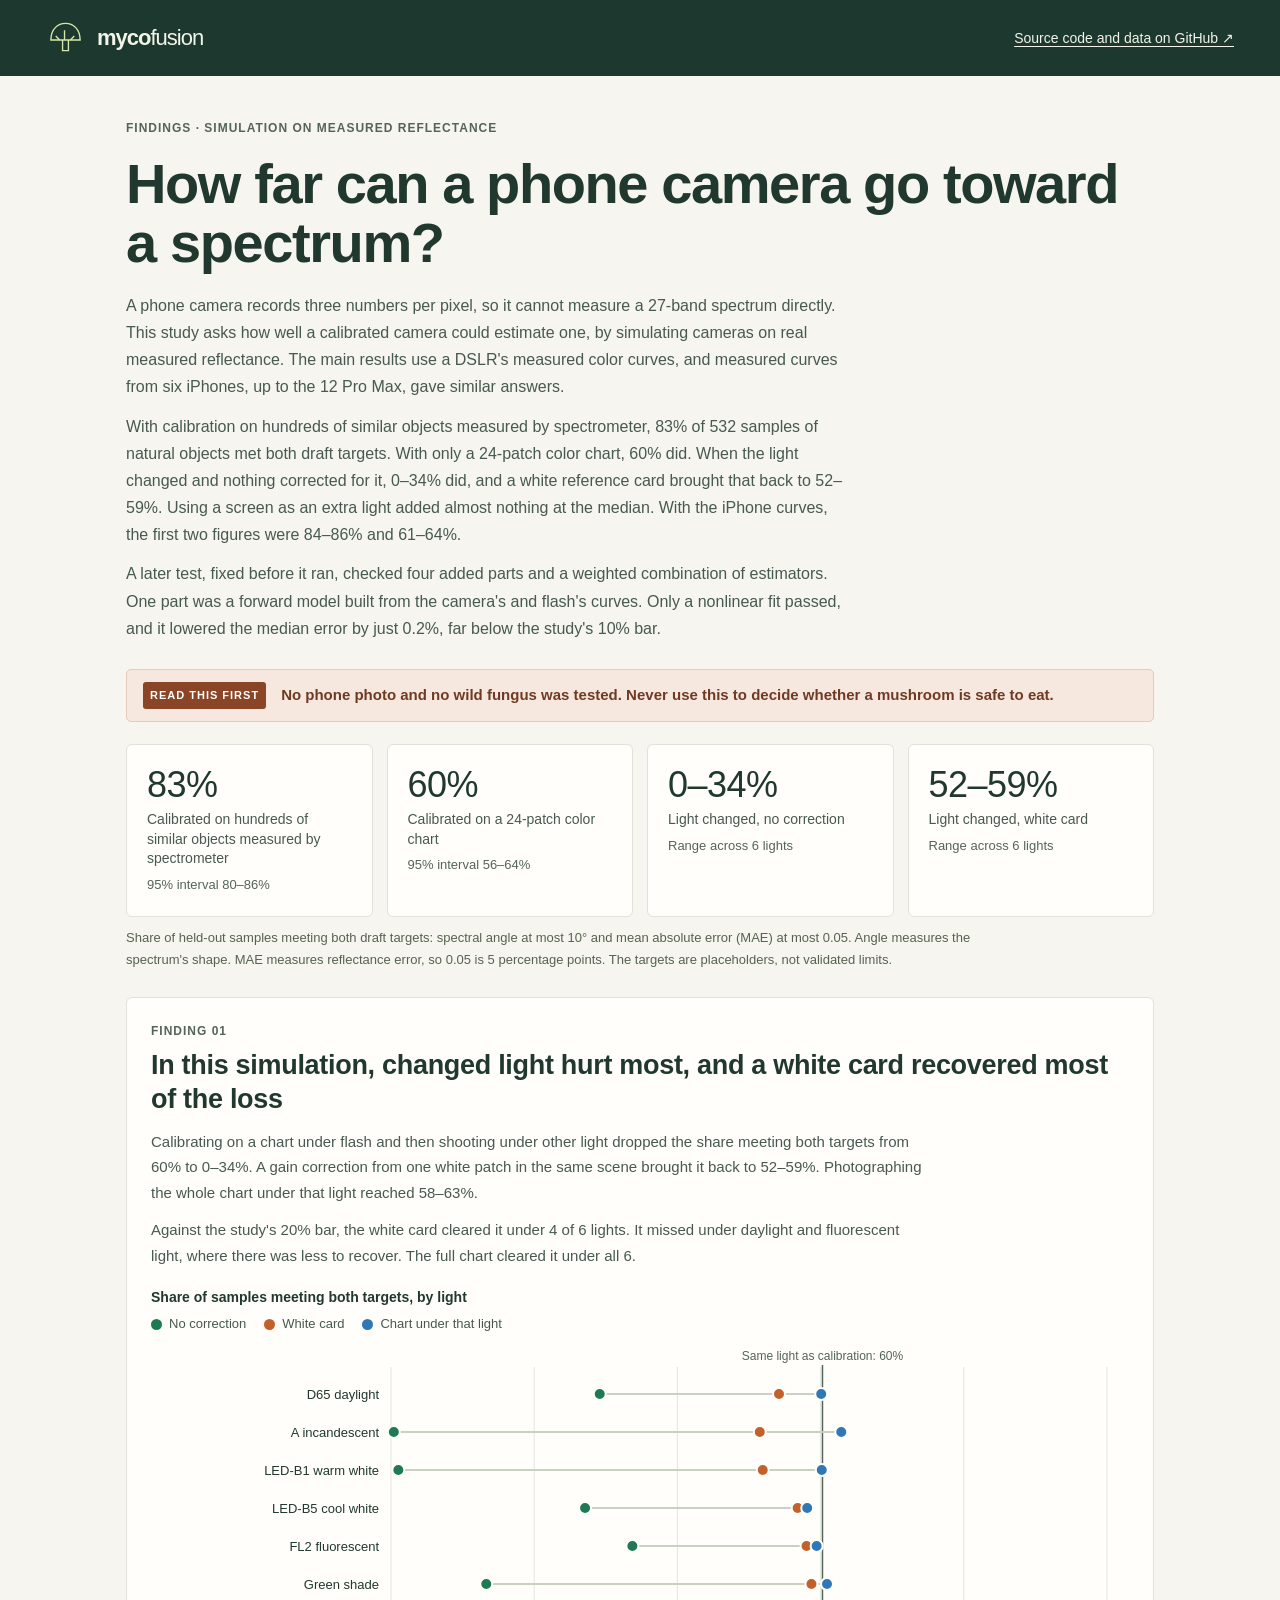
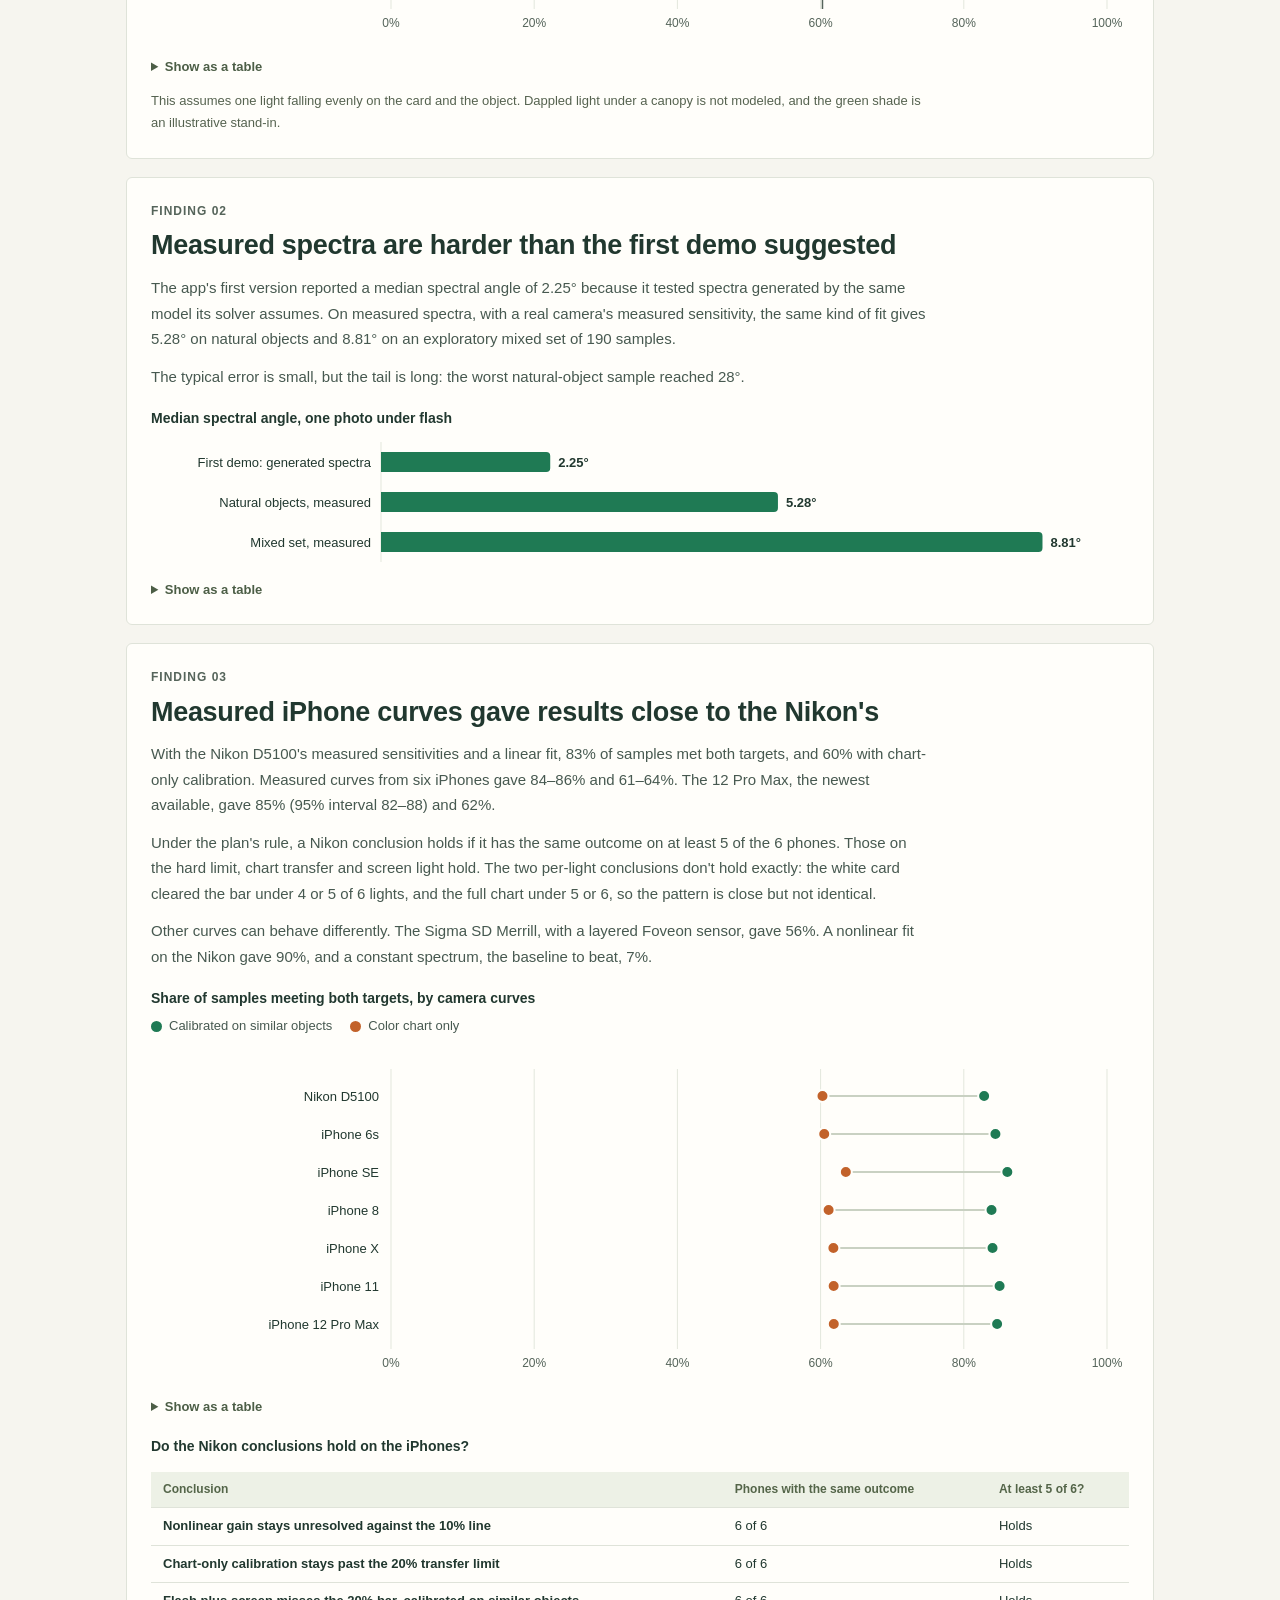
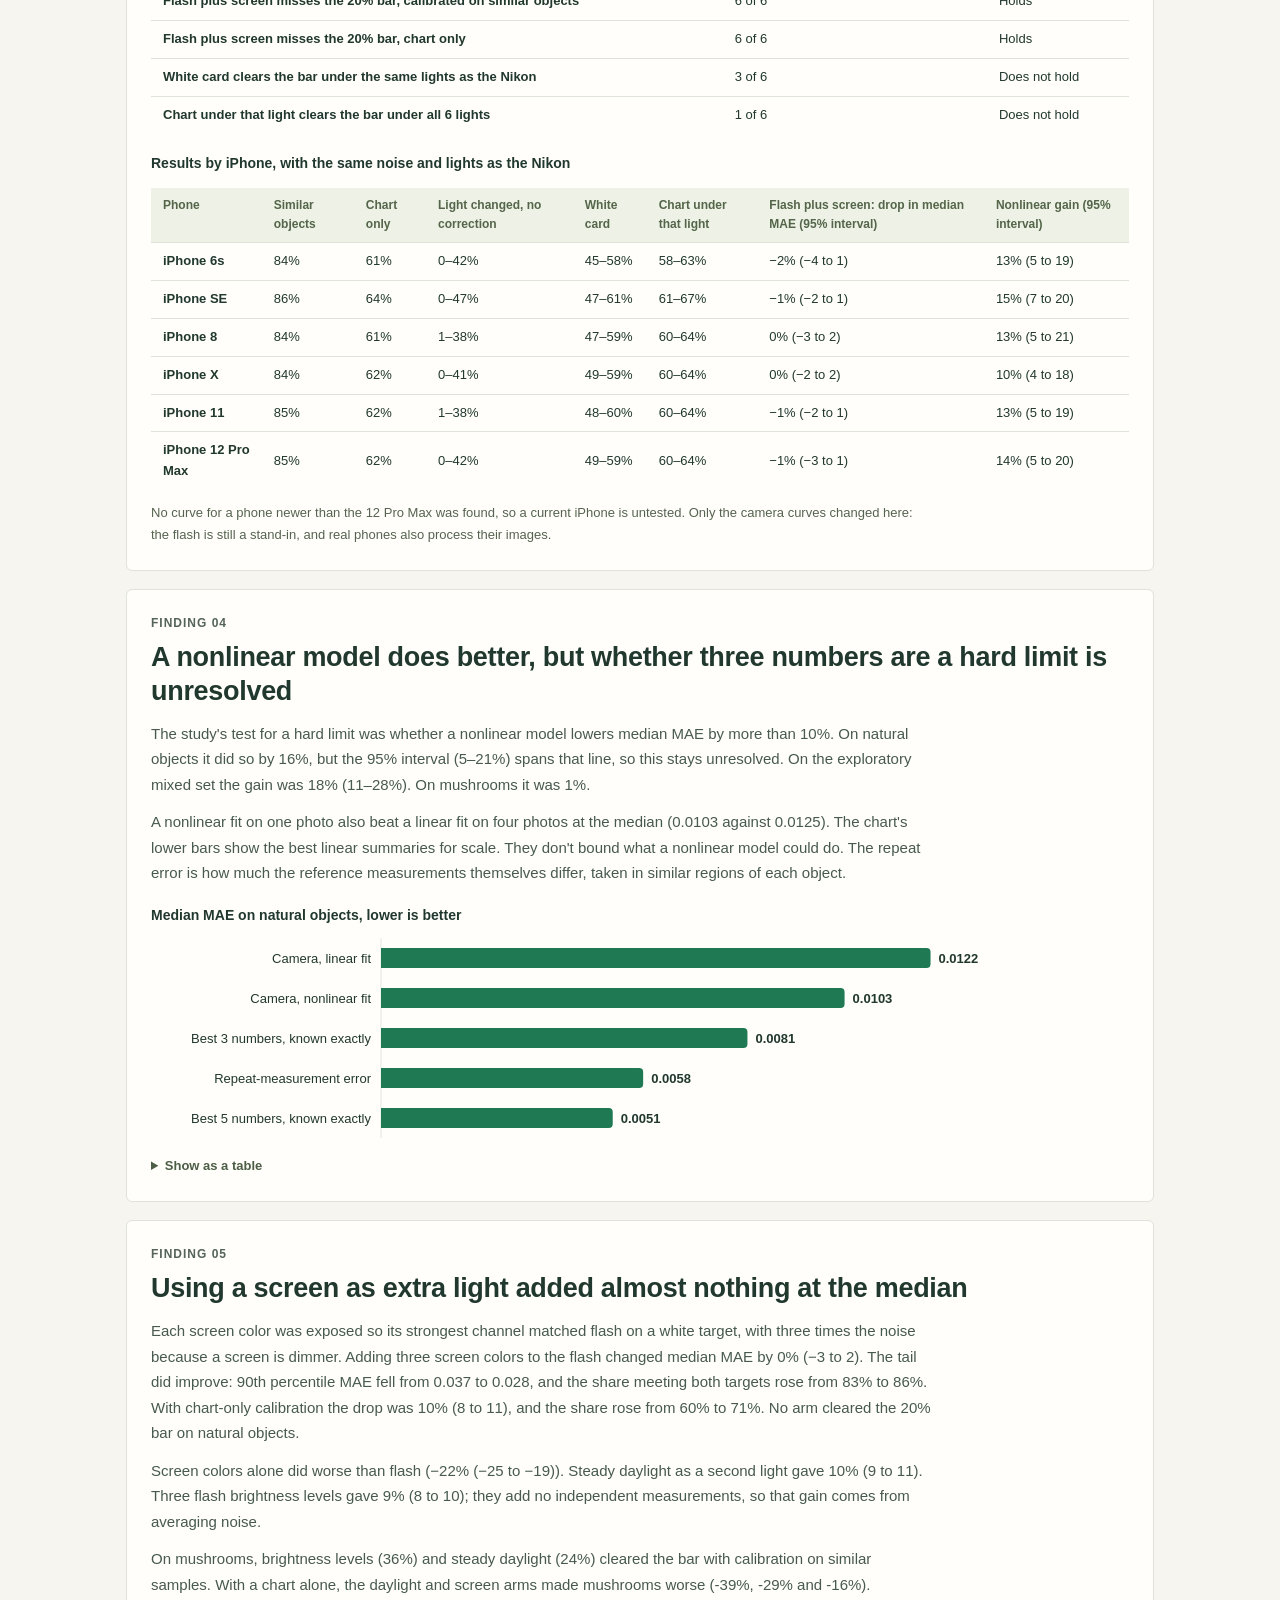
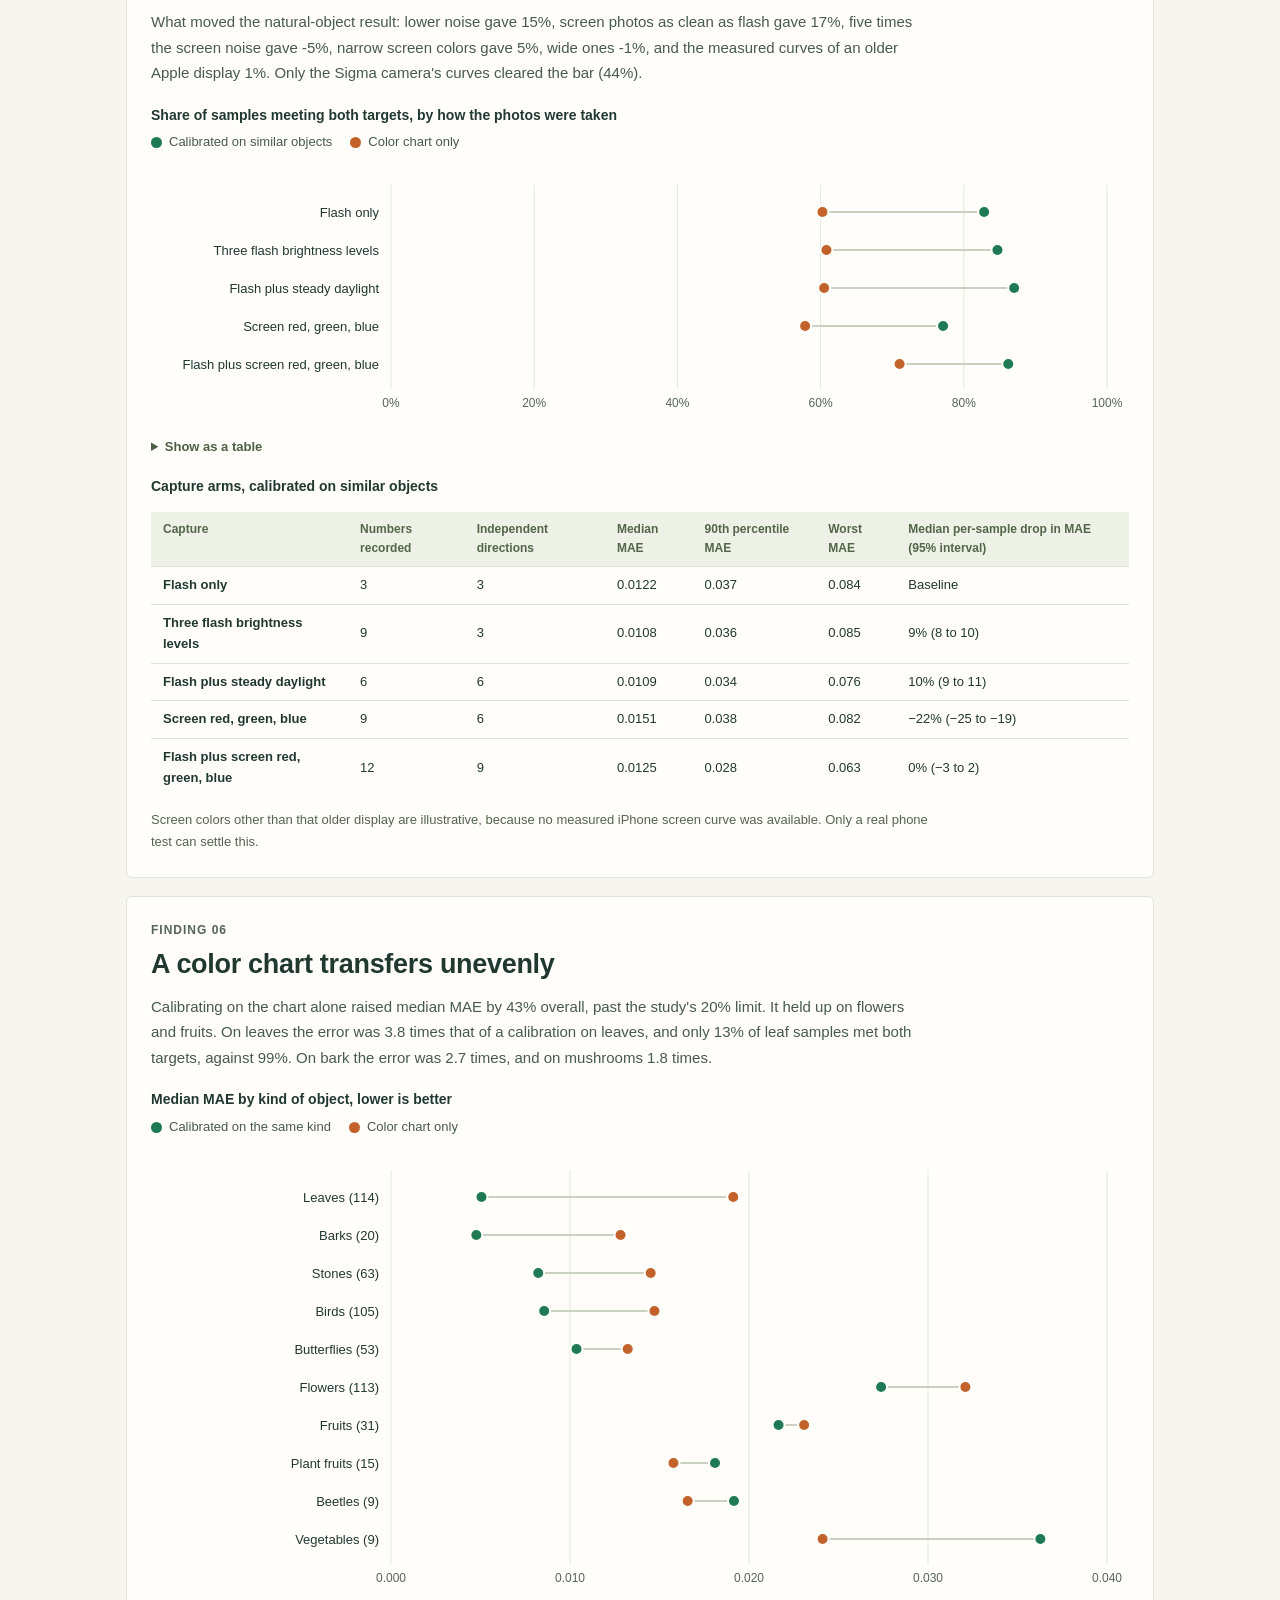
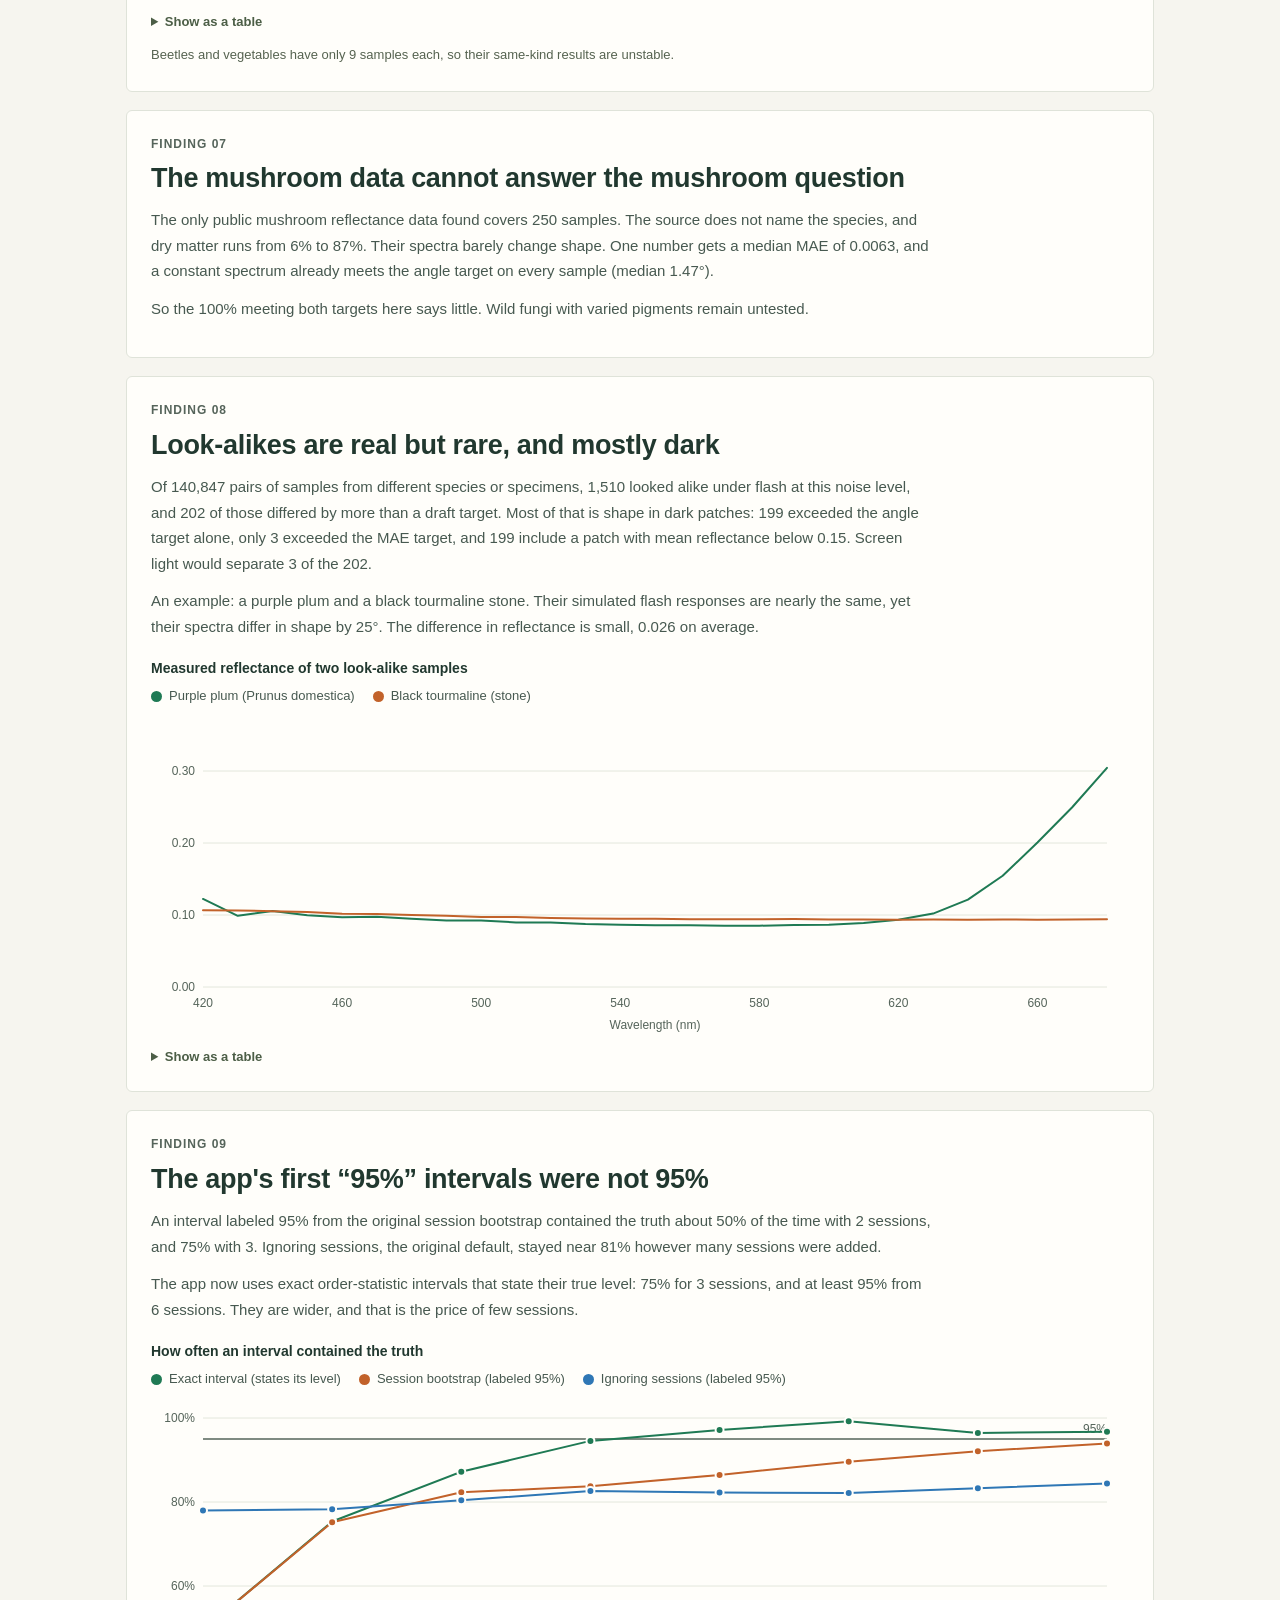
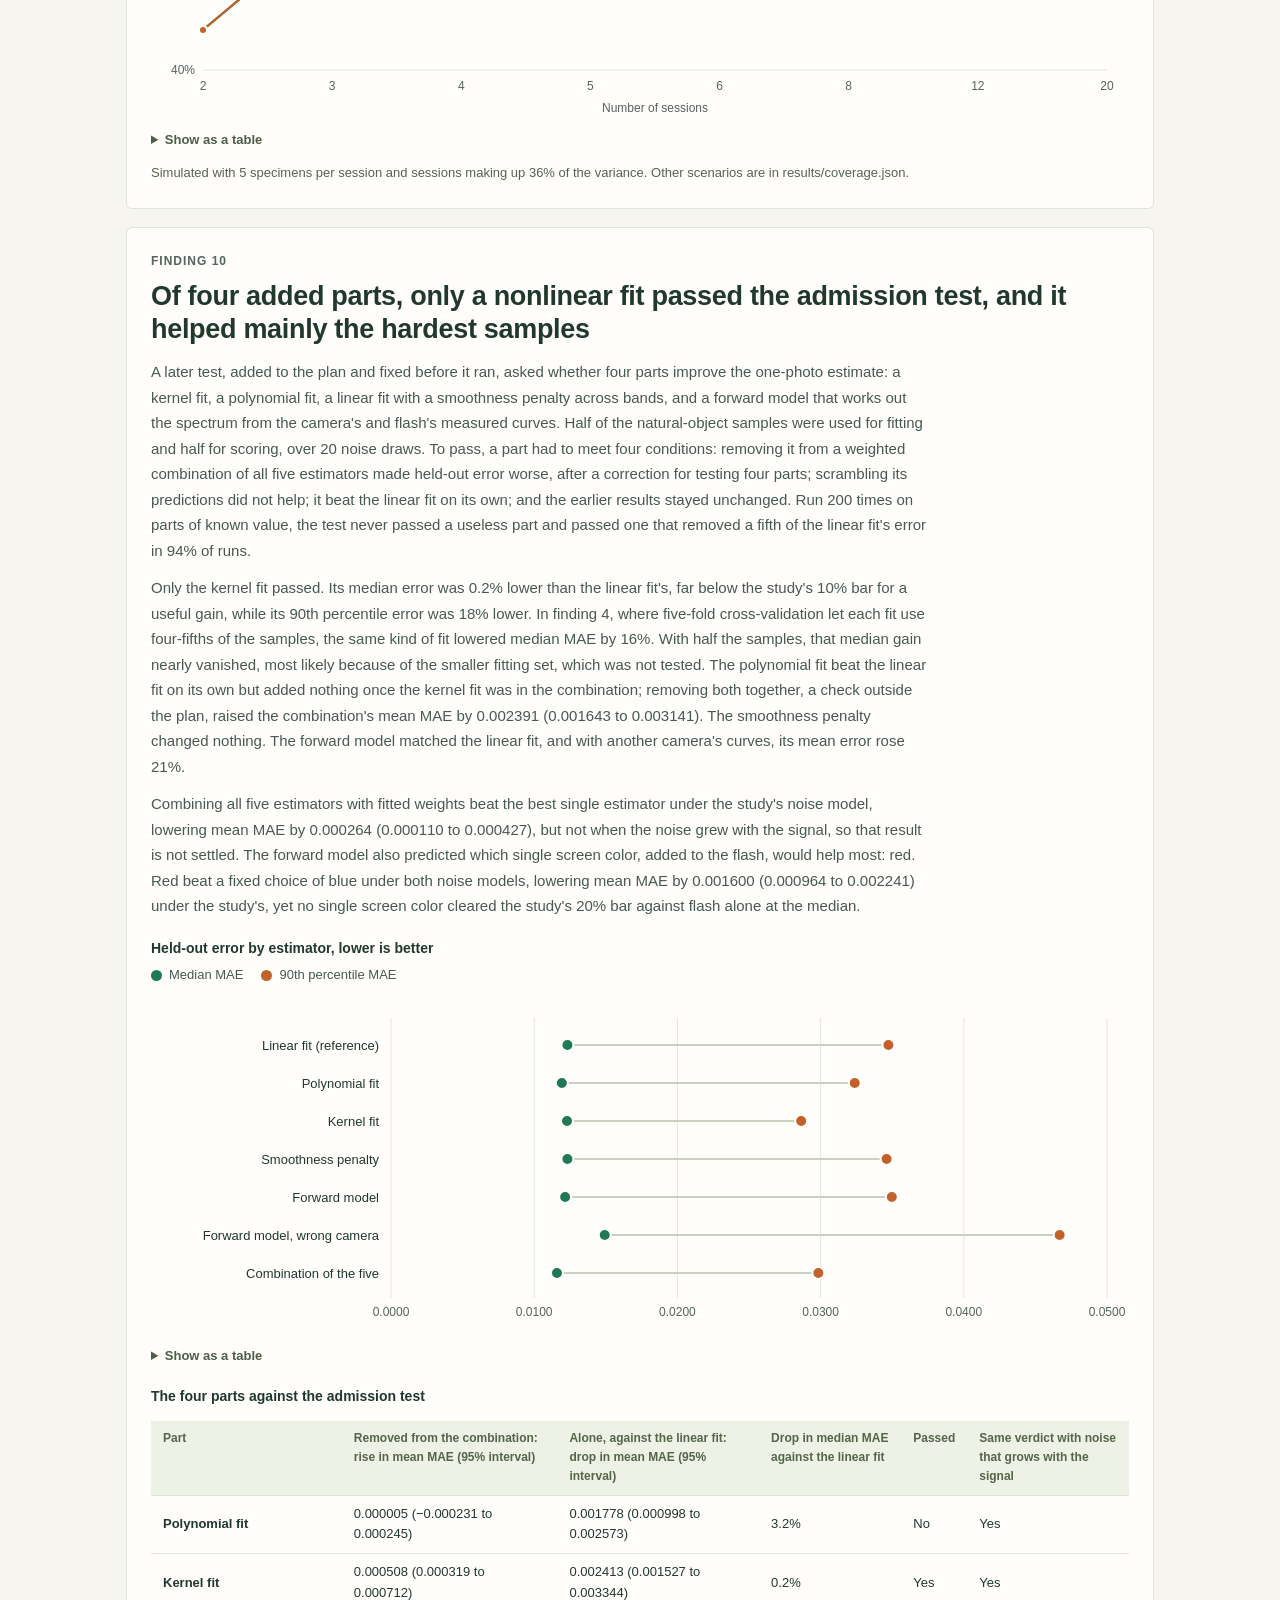
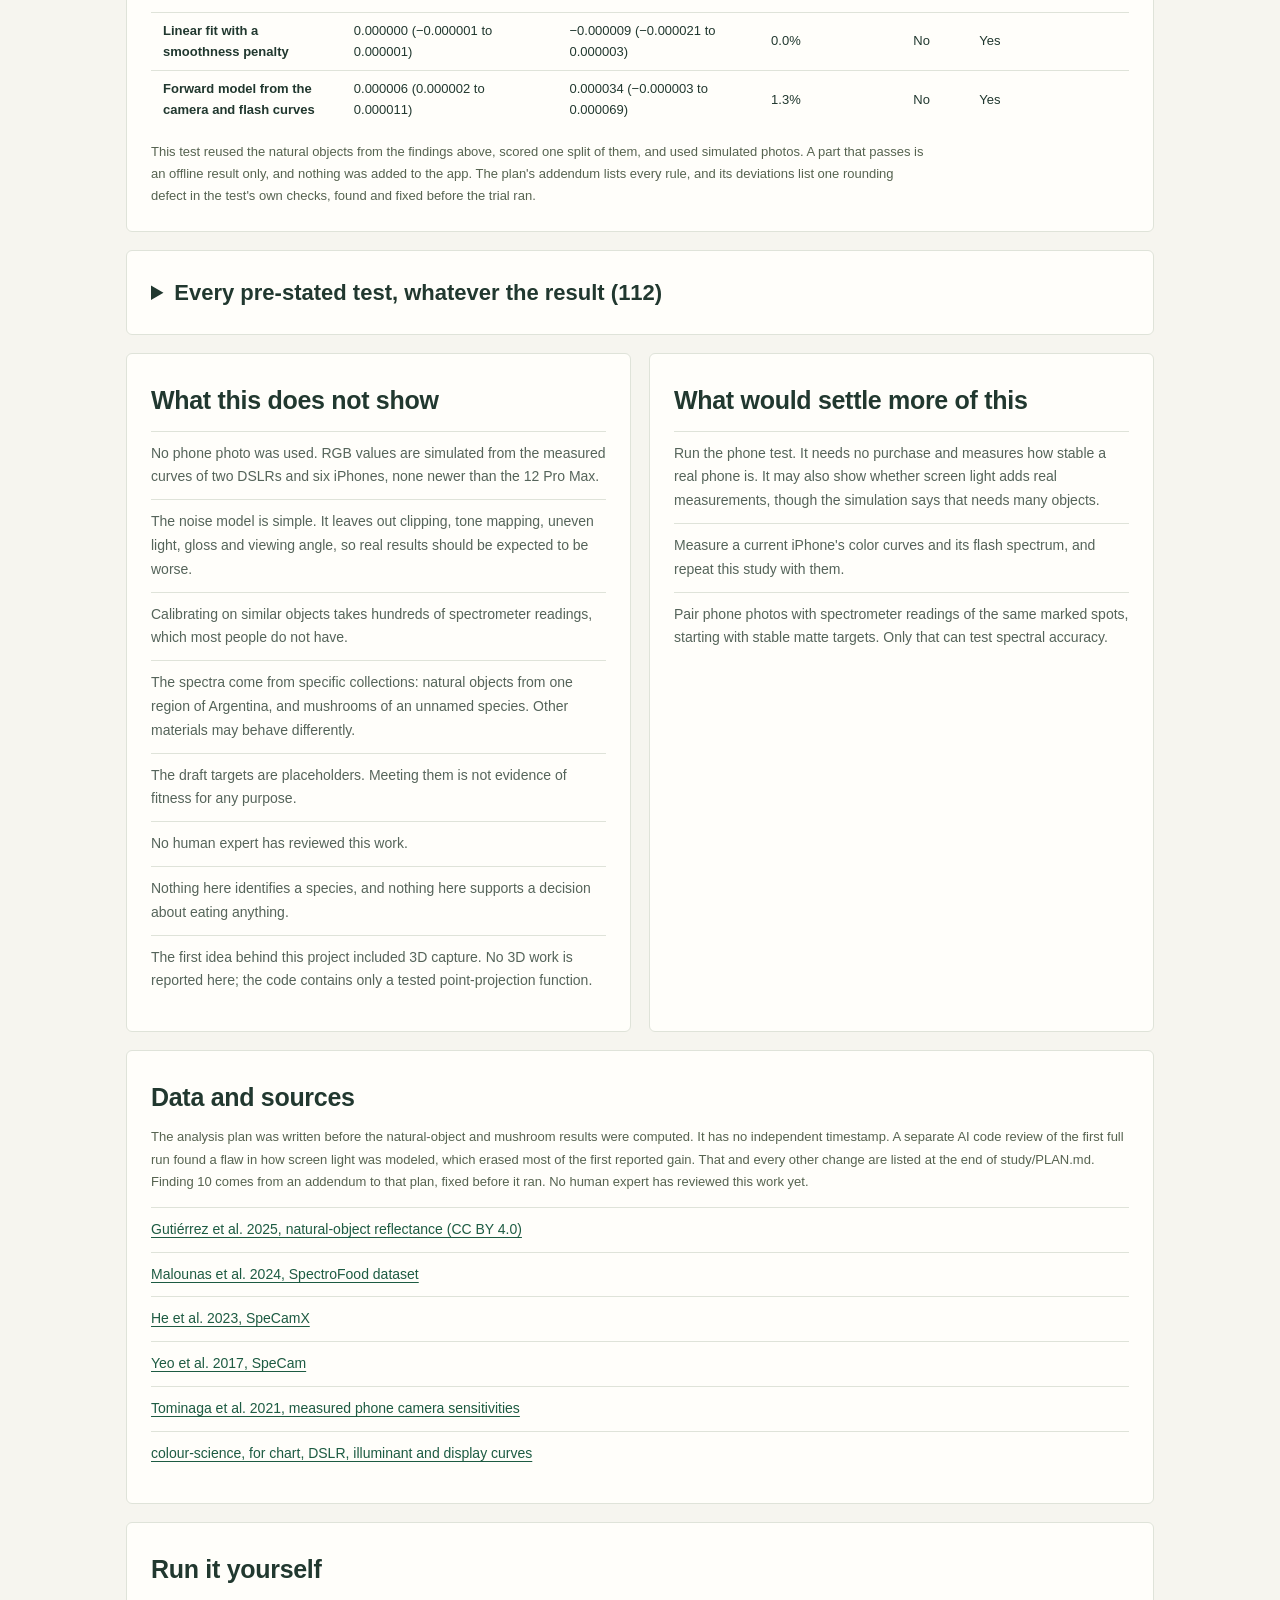
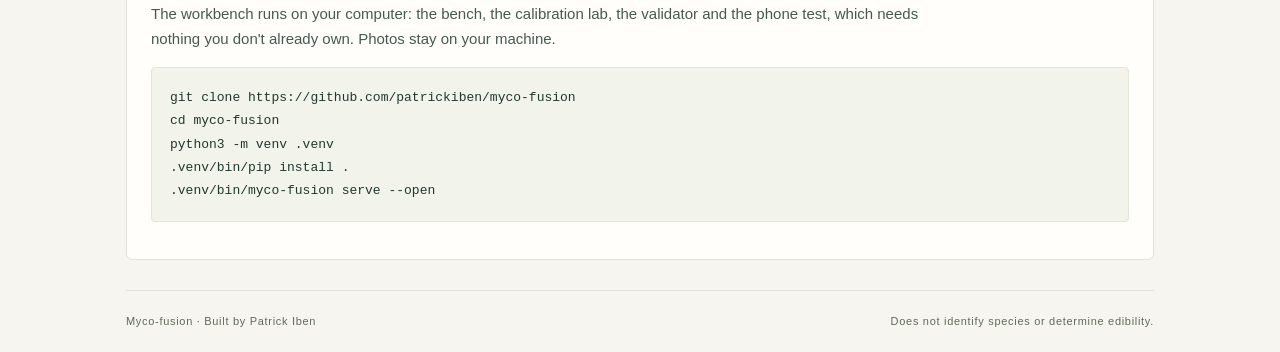
<file: site/index.html>
<!doctype html>
<html lang="en">
<head>
  <meta charset="utf-8">
  <meta name="viewport" content="width=device-width, initial-scale=1">
  <meta name="color-scheme" content="light">
  <title>Myco-fusion findings</title>
  <meta name="description" content="How far can a phone camera go toward a spectrum? A simulation on measured reflectance of 532 samples of natural objects. No phone was tested. Never use this to decide whether a mushroom is safe to eat.">
  <link rel="stylesheet" href="styles.css">
  <style>
    .workspace { margin-left: 0; }
    main { max-width: 1120px; }
    .site-top { display: flex; justify-content: space-between; align-items: center; gap: 16px; padding: 16px 46px; background: var(--forest); color: #f3f4e9; flex-wrap: wrap; }
    .site-top .brand { color: #f3f4e9; font-size: 22px; }
    .site-top a.repo { color: #f3f4e9; font-size: 14px; text-underline-offset: 3px; }
    .site-run { margin-top: 18px; }
    .site-run pre { font-size: 13px; }
    .site-run p { font-size: 15px; line-height: 1.7; color: var(--body); max-width: 780px; }
    @media (max-width: 700px) { .site-top { padding: 14px 20px; } }
  </style>
</head>
<body>
  <header class="site-top">
    <span class="brand"><svg viewBox="0 0 40 40" aria-hidden="true"><path d="M5 22C5 11 12 5 20 5s15 6 15 17H5Z"/><path d="M17 22v11h6V22M10 18l4 4m5-10v10m10-4-4 4"/></svg><span>myco<span class="brand-light">fusion</span></span></span>
    <a class="repo" href="https://github.com/patrickiben/myco-fusion">Source code and data on GitHub ↗</a>
  </header>
  <div class="workspace">
    <main>
      <div id="findings-root" aria-live="polite"><p class="chart-empty">Loading the findings…</p></div>
      <noscript><p class="message error">This page draws its charts with JavaScript. The same findings are in <a href="https://github.com/patrickiben/myco-fusion/blob/main/docs/FINDINGS.md">docs/FINDINGS.md</a>.</p></noscript>
      <article class="panel site-run">
        <h2>Run it yourself</h2>
        <p>The workbench runs on your computer: the bench, the calibration lab, the validator and the phone test, which needs nothing you don't already own. Photos stay on your machine.</p>
        <pre>git clone https://github.com/patrickiben/myco-fusion
cd myco-fusion
python3 -m venv .venv
.venv/bin/pip install .
.venv/bin/myco-fusion serve --open</pre>
      </article>
      <footer><span>Myco-fusion · Built by Patrick Iben</span><span>Does not identify species or determine edibility.</span></footer>
    </main>
  </div>
  <script src="findings.js"></script>
  <script>
    fetch('findings.json')
      .then((response) => { if (!response.ok) throw new Error(`HTTP ${response.status}`); return response.json(); })
      .then((data) => window.MycoCharts.renderFindings(document.getElementById('findings-root'), data))
      .catch((error) => { const root = document.getElementById('findings-root'); root.textContent = `The findings could not be loaded (${error.message}). They are also in docs/FINDINGS.md on GitHub.`; });
  </script>
</body>
</html>
</file>
<file: site/styles.css>
:root { --paper:#f6f5ef;--white:#fffefa;--ink:#21382f;--body:#475950;--muted:#55645a;--line:#dfe3d9;--forest:#1d382e;--green:#466e54;--lime:#d5e7a8;--copper:#b86942;--amber:#a0652f;--sans:-apple-system,BlinkMacSystemFont,'Segoe UI',sans-serif;--mono:ui-monospace,'SF Mono',SFMono-Regular,Menlo,Monaco,Consolas,'Liberation Mono',monospace }
* { box-sizing:border-box }
body { margin:0;background:var(--paper);color:var(--ink);font-family:var(--sans);font-size:16px;line-height:1.6 }
button,input,textarea,select { font:inherit }
button,a,input,textarea,select { -webkit-tap-highlight-color:transparent }
button { cursor:pointer }
a { color:inherit }
button:focus-visible,a:focus-visible,input:focus-visible,textarea:focus-visible,select:focus-visible,summary:focus-visible { outline:3px solid #91ad6b;outline-offset:4px }
[hidden] { display:none!important }
.sidebar { width:246px;position:fixed;inset:0 auto 0 0;background:var(--forest);color:#f3f4e9;padding:35px 23px;display:flex;flex-direction:column;z-index:10 }
.brand { display:flex;gap:12px;align-items:center;text-decoration:none;font-size:23px;letter-spacing:-1px;font-weight:650;line-height:1.2 }
.brand svg { width:39px;height:44px;stroke:var(--lime);fill:none;stroke-width:1.4;flex-shrink:0 }
.brand-light { font-weight:300 }
.brand small { display:block;font-size:11px;letter-spacing:1px;font-weight:500;margin-top:8px;color:#c9d6ca }
.sidebar-label { font-size:12px;letter-spacing:1px;color:#b4c6b8;margin:53px 13px 13px }
nav { display:flex;flex-direction:column;gap:7px }
.nav-item { border:0;color:#c1d0c5;background:transparent;text-align:left;padding:13px 12px;border-radius:5px;display:flex;align-items:center;font-size:15px;gap:10px;width:100%;line-height:1.5 }
.nav-item:hover { background:#2b463a }
.nav-item.active { background:#d5e7a8;color:#24372b }
.nav-number { font-size:12px;font-variant-numeric:tabular-nums;opacity:.55 }
.sidebar-bottom { margin-top:auto;padding:28px 11px 0 }
.status-dot-line { font-size:13px;color:#b9cabb;display:flex;align-items:center;gap:8px }
.dot { background:var(--lime);height:5px;width:5px;border-radius:50% }
.sidebar-bottom p { font-family:var(--sans);font-size:21px;font-weight:500;letter-spacing:-.2px;line-height:1.45;color:#dce5d6;margin:23px 0 }
.sidebar-version { border-top:1px solid #486052;padding-top:17px;color:#b4c6b8;display:flex;justify-content:space-between;font-size:12px;letter-spacing:.5px }
.workspace { margin-left:246px }
.topbar { height:70px;border-bottom:1px solid var(--line);display:flex;justify-content:space-between;align-items:center;padding:0 46px;font-size:12px;letter-spacing:1px;color:var(--muted) }
.crumb { margin:0 15px;color:#5f6b5b }
main { max-width:1460px;margin:auto;padding:43px 46px 0 }
.page-heading { display:flex;justify-content:space-between;align-items:center;gap:25px;margin-bottom:27px }
.eyebrow { font-size:12px;letter-spacing:1px;font-weight:650;color:var(--muted);line-height:1.6 }
h1 { font-size:clamp(38px,4.25vw,64px);font-family:var(--sans);font-weight:600;line-height:1.05;letter-spacing:-.025em;margin:17px 0 19px }
h1 em { font-weight:400;color:#6c8061 }
h2 { font-family:var(--sans);font-size:25px;font-weight:600;line-height:1.25;letter-spacing:-.3px;margin:7px 0 13px }
.lede { max-width:610px;color:var(--body);font-size:16px;line-height:1.8;margin:0 }
.heading-mark { flex:0 0 178px;width:178px;height:178px;border:1px solid #d7dfce;border-radius:50%;display:flex;align-items:center;justify-content:center;flex-direction:column;background:radial-gradient(circle,#e9eddf 0,#f6f5ef 70%);position:relative }
.heading-mark:before,.heading-mark:after { position:absolute;content:'';width:210px;height:1px;background:#dce3d3;transform:rotate(-32deg) }
.heading-mark:after { transform:rotate(32deg) }
.heading-mark span { font-family:var(--sans);font-size:90px;font-weight:300;line-height:1;z-index:1;color:#77906b }
.heading-mark small { z-index:1;font-size:11px;letter-spacing:1px;margin-top:11px }
.notice { border:1px solid #e5dfce;background:#f5f0e3;display:flex;align-items:center;gap:15px;padding:12px 16px;border-radius:5px;margin:17px 0;color:#5c563f;font-size:14px;line-height:1.6 }
.notice p { margin:0 }
.badge { display:inline-flex;align-items:center;font-size:11px;font-weight:700;letter-spacing:1px;line-height:1.5;padding:5px 7px;border-radius:3px;white-space:nowrap;flex-shrink:0 }
.badge.amber { background:#eaddc2;color:#7a5220 }
.badge.green { background:#e3ebd8;color:#3f5739 }
.badge.neutral { background:#e6e9df;color:#55604f }
.control-bar { display:flex;align-items:flex-end;gap:14px;margin:24px 0 }
.control-bar label { font-size:13px;font-weight:600;color:#53655a;display:flex;flex-direction:column;gap:5px }
.control-bar input { width:112px;height:40px }
.control-bar .noise-label { position:relative }
.control-bar .noise-label input { width:178px }
.input-suffix { font-weight:400;color:#5a6558;font-size:12px;position:absolute;top:0;left:70px;white-space:nowrap }
.button { border:1px solid transparent;border-radius:4px;display:inline-flex;gap:15px;align-items:center;justify-content:center;padding:10px 16px;min-height:40px;font-size:14px;font-weight:600;white-space:nowrap;text-decoration:none }
.button.primary { background:var(--forest);color:#f1f4e8 }
.button.primary:hover { background:#34573e }
.button.secondary { background:var(--white);border-color:#cbd5c5;color:var(--ink) }
.button.secondary:hover { background:#edf1e5 }
.button.quiet { background:transparent;color:#596c5b;border-color:transparent }
.button.quiet:hover { background:#ecefe5 }
button:disabled { opacity:.45;cursor:default }
.control-bar .quiet { margin-left:auto }
.message { font-size:15px;margin:12px 0;min-height:0;color:var(--body) }
.message:empty { display:none }
.message.error { background:#f6e8df;border:1px solid #e5cbbb;color:#8a4426;padding:13px 16px;border-radius:5px }
.message.loading { font-style:italic }
.scenario-grid { display:grid;grid-template-columns:repeat(4,minmax(0,1fr));gap:12px;margin:24px 0 }
.scenario-card { background:var(--white);border:1px solid var(--line);border-radius:6px;padding:17px;text-align:left;color:var(--ink);position:relative;min-height:170px;display:flex;flex-direction:column }
.scenario-card:hover { border-color:#9aaf8c }
.scenario-card.selected { border-color:var(--forest);box-shadow:0 0 0 1px var(--forest);background:#f0f4e8 }
.scenario-number { font-size:11px;color:#5f6b5b;letter-spacing:1px;margin-bottom:8px;display:flex;justify-content:space-between }
.scenario-card.selected .scenario-number:after { content:'●';color:var(--forest);font-size:11px }
.scenario-name { font-size:15px;font-weight:600;line-height:1.5;min-height:36px }
.scenario-value { font-family:var(--sans);font-size:29px;font-weight:500;letter-spacing:-.5px;line-height:1.3;margin:12px 0 2px }
.scenario-value small { font-size:15px;vertical-align:.6em }
.scenario-bottom { margin-top:auto;display:flex;justify-content:space-between;font-size:11px;color:#5a6856;letter-spacing:.3px }
.scenario-bottom span:last-child { color:#4b6047 }
.bench-grid { display:grid;grid-template-columns:minmax(0,1fr) 270px;gap:18px;margin:0 0 18px }
.panel { border:1px solid var(--line);background:var(--white);border-radius:6px;padding:24px }
.panel-heading { display:flex;align-items:center;justify-content:space-between;gap:15px;margin-bottom:15px }
.panel-heading h2 { margin-bottom:0 }
.small-tag { font-size:11px;letter-spacing:1px;padding:5px 7px;border:1px solid var(--line);color:var(--muted);border-radius:3px;white-space:nowrap }
.legend { display:flex;align-items:center;gap:20px;color:#566350;font-size:12px;margin:18px 0 5px;flex-wrap:wrap }
.legend>span { display:inline-flex;align-items:center;gap:6px }
.line { display:inline-block;width:17px;border-top:2px solid var(--forest) }
.line.estimate { border-color:var(--copper);border-top-style:dashed }
.chart { width:100%;min-height:245px }
.chart svg { width:100%;height:auto;display:block;overflow:visible }
.chart-empty { height:245px;display:flex;align-items:center;justify-content:center;color:var(--muted);font-size:15px }
.chart-caption { font-size:14px;line-height:1.7;color:#586352;margin:8px 0 0 }
.rank-panel { background:#edf1e6 }
.rank-panel h2 { font-size:24px;margin:15px 0 }
.rank-value { font-family:var(--sans);font-weight:500;line-height:1;margin:25px 0 14px }
.rank-value>span:first-child { font-size:67px }
.rank-total { font-size:28px;color:#6a7660;margin-left:7px }
.rank-bars { display:flex;gap:6px }
.rank-bars i { height:6px;background:#d9dfce;border-radius:2px;flex:1 }
.rank-bars i.filled { background:var(--forest) }
.rank-state { font-size:14px;font-weight:650;margin-top:15px }
.rank-panel>p { font-size:14px;line-height:1.7;color:#566350 }
.condition { display:flex;justify-content:space-between;border-top:1px solid #d8dfce;margin-top:20px;padding-top:13px;font-size:13px }
.condition strong { font-weight:600 }
.microcopy { font-size:13px!important;line-height:1.7;color:#566350 }
.metamer-panel { display:grid;grid-template-columns:260px minmax(0,1fr);gap:35px;margin:18px 0 }
.metamer-copy h2 { font-size:27px;margin:13px 0 }
.metamer-copy p { font-size:14px;color:var(--muted);line-height:1.7 }
.metamer-stats { display:flex;gap:25px;margin-top:21px }
.metamer-stats strong { display:block;font-size:17px;font-family:var(--sans);font-weight:600 }
.metamer-stats span { font-size:11px;color:#5f6753 }
.small-chart { min-height:210px }
.notes { border-top:1px solid var(--line);padding:15px 0;font-size:14px;color:#586450 }
.notes summary { cursor:pointer;font-weight:600;color:#5c6d55 }
.notes ul { padding-left:19px;line-height:1.8;max-width:1000px }
.notes li { margin:6px 0 }
footer { display:flex;justify-content:space-between;gap:20px;border-top:1px solid var(--line);margin:30px 0 0;padding:22px 0;font-size:11px;letter-spacing:.7px;color:#5f6b5b }
.compact h1 { font-size:55px }
.upload-panel { margin:25px 0 }
.upload-panel>p { font-size:15px;color:var(--muted);max-width:780px }
.file-row { display:flex;align-items:center;gap:15px;margin:22px 0 15px;font-size:14px;color:var(--muted) }
.file-button { position:relative;cursor:pointer;overflow:hidden }
.file-button input { position:absolute;inset:0;width:100%;opacity:0;cursor:pointer }
.file-button:focus-within { outline:3px solid #91ad6b;outline-offset:3px }
.field-label { font-size:14px;color:var(--body);display:block;margin-bottom:6px;font-weight:600 }
input,textarea,select { border:1px solid #d3dbcb;border-radius:4px;background:#fffefa;color:var(--ink);padding:9px 11px }
input::placeholder,textarea::placeholder { color:#75806f }
textarea { display:block;width:100%;resize:vertical;font-family:var(--mono);font-size:14px;line-height:1.8 }
.form-footer { display:flex;justify-content:space-between;align-items:center;gap:20px;margin-top:18px }
.section-heading { display:flex;align-items:center;justify-content:space-between;gap:20px;margin:34px 0 17px }
.section-heading h2 { margin:5px 0 0 }
.table-panel { padding:0;overflow:hidden }
.table-scroll { overflow:auto }
table { width:100%;border-collapse:collapse;text-align:left;font-size:14px;white-space:nowrap }
th { font-size:12px;font-weight:650;color:#546549;background:#edf1e6;padding:17px 18px;vertical-align:top }
th small { display:block;font-weight:400;font-size:11px;margin-top:3px }
td { padding:18px;border-top:1px solid var(--line) }
td:first-child { font-weight:650 }
td small { display:block;font-size:12px;color:var(--muted);margin-top:3px }
.notice.subtle { background:#edf1e7;border-color:#dde4d3;color:#566548 }
.hash { overflow-wrap:anywhere;font:12px/1.8 ui-monospace,monospace }
.capture-grid { display:grid;grid-template-columns:minmax(0,1fr) 300px;gap:22px;margin-top:30px }
.capture-grid form>label,.form-grid>label { display:flex;flex-direction:column;gap:7px;font-size:14px;color:#5c6e55;font-weight:600;margin-bottom:18px }
.form-grid { display:grid;grid-template-columns:1fr 1fr;gap:0 18px }
.capture-grid input,.capture-grid select { width:100%;min-width:0;font-size:14px }
.capture-grid textarea { font-family:var(--sans);font-weight:400 }
.capture-grid form>.button { margin-top:10px }
.field-checklist { background:#edf1e6 }
.field-checklist h2 { font-size:26px;margin:15px 0 25px }
.field-checklist ol { counter-reset:steps;list-style:none;padding:0;margin:0 }
.field-checklist li { position:relative;padding-left:31px;margin:0 0 24px;counter-increment:steps }
.field-checklist li:before { content:counter(steps,decimal-leading-zero);position:absolute;left:0;top:0;color:#6a7660;font-size:13px }
.field-checklist strong { display:block;font-weight:600;font-size:14px }
.field-checklist li span { display:block;font-size:13px;color:#566350;line-height:1.8;margin-top:6px }
#manifest-result { margin-top:20px }
pre { font-family:var(--mono);white-space:pre-wrap;overflow-wrap:anywhere;background:#f2f4ec;border:1px solid #e1e7d8;border-radius:4px;padding:18px;max-height:400px;overflow:auto;font-size:13px;line-height:1.8 }
.warning-list { font-size:14px;color:#95633c;line-height:1.8 }
.clean-list { padding:0;list-style:none;font-size:14px;line-height:1.7;color:var(--muted) }
.clean-list li { border-top:1px solid var(--line);padding:10px 0 }
.clean-list li:last-child { padding-bottom:0 }
.source-link { font-size:13px;color:var(--forest);text-decoration:none;margin-top:auto;padding-top:18px }
.source-link:hover { text-decoration:underline }
@media(min-width:1600px) {
  main { padding-top:52px }
  .page-heading { margin-bottom:32px }
  .bench-grid { grid-template-columns:minmax(0,1fr) 295px }
  .scenario-card { min-height:182px }
  .metamer-panel { grid-template-columns:310px minmax(0,1fr) }
}
@media(max-width:1200px) {
  .sidebar { width:214px;padding:30px 16px }
  .workspace { margin-left:214px }
  .topbar { padding:0 30px }
  main { padding:32px 30px 0 }
  .brand { font-size:21px;gap:8px }
  .brand svg { width:34px }
  .nav-item { font-size:14px;padding:12px 9px;gap:8px }
  .heading-mark { width:145px;height:145px;flex-basis:145px }
  .heading-mark:before,.heading-mark:after { width:165px }
  .heading-mark span { font-size:75px }
  .scenario-card { padding:14px;min-height:173px }
  .scenario-name { font-size:14px }
  .bench-grid { grid-template-columns:minmax(0,1fr) 240px;gap:14px }
  .panel { padding:20px }
  .rank-panel h2 { font-size:22px }
  .metamer-panel { grid-template-columns:220px minmax(0,1fr);gap:20px }
  .capture-grid { grid-template-columns:minmax(0,1fr) 250px;gap:16px }
  .table-panel { padding:0 }
}
@media(max-width:1000px) {
  .sidebar { width:190px;padding:25px 12px }
  .workspace { margin-left:190px }
  .brand { font-size:19px }
  .brand small { font-size:11px;letter-spacing:1px }
  .sidebar-label { margin-top:42px }
  .nav-item { font-size:13px;gap:7px }
  .nav-number { font-size:11px }
  .sidebar-bottom { padding:24px 9px 0 }
  .sidebar-bottom p { font-size:18px }
  .status-dot-line { font-size:12px }
  .sidebar-version { font-size:11px }
  .topbar { padding:0 24px }
  main { padding:30px 24px 0 }
  .heading-mark { display:none }
  .scenario-grid { grid-template-columns:repeat(2,minmax(0,1fr)) }
  .scenario-card { min-height:155px }
  .scenario-name { min-height:0;font-size:15px }
  .scenario-value { margin-top:10px }
  .scenario-bottom { margin-top:7px }
  .bench-grid { grid-template-columns:1fr }
  .rank-panel { display:grid;grid-template-columns:1fr 1fr;column-gap:30px }
  .rank-panel>.eyebrow { grid-column:1/-1 }
  .rank-panel h2 { grid-column:1;grid-row:2 }
  .rank-value { grid-column:2;grid-row:2;margin:0;align-self:center }
  .rank-bars { grid-column:2;grid-row:3;align-self:center }
  .rank-state { grid-column:1;grid-row:3;margin:0 }
  .rank-panel>p { grid-column:1/-1 }
  .rank-panel .condition { grid-column:1/-1;margin-top:8px }
  .metamer-panel { grid-template-columns:1fr }
  .metamer-copy { display:grid;grid-template-columns:1fr 1fr;column-gap:25px }
  .metamer-copy>.eyebrow { grid-column:1/-1 }
  .metamer-copy h2 { grid-column:1;grid-row:2 }
  .metamer-copy>p { grid-column:2;grid-row:2 }
  .metamer-stats { grid-column:1/-1;margin-top:2px }
  .control-bar { gap:8px;flex-wrap:wrap }
  .control-bar .quiet { margin-left:0 }
  .capture-grid { grid-template-columns:1fr }
  .field-checklist ol { display:grid;grid-template-columns:1fr 1fr;gap:0 22px }
  .compact h1 { font-size:49px }
}
@media(max-width:700px) {
  .sidebar { position:static;width:auto;padding:20px 20px 0 }
  .brand { font-size:23px }
  .brand svg { width:35px;height:36px }
  .brand small { font-size:11px;letter-spacing:1px }
  .sidebar-label,.sidebar-bottom { display:none }
  nav { flex-direction:row;overflow-x:auto;margin-top:22px;gap:5px;padding-bottom:12px }
  .nav-item { width:auto;white-space:nowrap;font-size:13px;padding:9px 11px;gap:6px }
  .workspace { margin-left:0 }
  .topbar { height:50px;padding:0 20px;font-size:11px;letter-spacing:1px }
  .crumb { margin:0 7px }
  main { padding:28px 20px 0 }
  .eyebrow { font-size:11px;letter-spacing:1px }
  h1,.compact h1 { font-size:46px;letter-spacing:-1.7px }
  .lede { font-size:15px }
  .notice { align-items:flex-start;gap:11px;font-size:13px;padding:12px }
  .badge { font-size:11px }
  .control-bar { display:grid;grid-template-columns:1fr 1fr;gap:12px }
  .control-bar input,.control-bar .noise-label input { width:100% }
  .input-suffix { position:static;font-size:11px;line-height:1;margin:-3px 0 0 }
  .control-bar .noise-label { gap:3px }
  .control-bar .quiet { justify-self:stretch }
  .scenario-grid { gap:10px;margin-top:20px }
  .scenario-card { padding:14px;min-height:157px }
  .scenario-name { font-size:14px }
  .scenario-value { font-size:28px }
  .scenario-bottom { font-size:11px }
  .panel { padding:18px }
  .panel-heading { gap:10px }
  .panel-heading h2 { font-size:22px }
  .small-tag { font-size:11px }
  .chart { min-height:190px }
  .legend { font-size:11px;gap:14px }
  .chart-caption { font-size:13px }
  .rank-panel h2 { font-size:23px }
  .rank-value>span:first-child { font-size:58px }
  .rank-total { font-size:24px }
  .metamer-copy { display:block }
  .metamer-copy h2 { font-size:26px }
  .metamer-copy p { font-size:14px }
  .metamer-stats { margin:17px 0 0 }
  .small-chart { min-height:170px }
  .notes { font-size:13px }
  footer { flex-direction:column;gap:7px;font-size:11px;margin-top:25px;padding:18px 0 }
  .upload-panel .panel-heading { align-items:flex-start;flex-direction:column }
  .upload-panel .panel-heading .button { padding:6px 0 }
  .upload-panel>p { font-size:14px }
  .form-footer { align-items:stretch;flex-direction:column;gap:12px }
  .section-heading { align-items:flex-start;gap:12px }
  .section-heading .button { font-size:12px;padding:8px 10px }
  .section-heading h2 { font-size:23px }
  .table-panel { padding:0 }
  .form-grid { grid-template-columns:1fr }
  .field-checklist ol { grid-template-columns:1fr }
  .file-row { font-size:13px }
  .capture-grid { margin-top:23px }
}
@media(prefers-reduced-motion:no-preference) {
  .button,.scenario-card,.nav-item { transition:background .15s,border-color .15s,box-shadow .15s }
  .view { animation:appear .22s ease-out }
  @keyframes appear { from{opacity:.3;transform:translateY(3px)}to{opacity:1;transform:translateY(0)} }
}
.button-group { display:flex;flex-wrap:wrap;align-items:center;gap:9px }
.calibration-metrics { display:grid;grid-template-columns:repeat(3,minmax(0,1fr));gap:16px;margin:20px 0 }
.metric-card { display:flex;flex-direction:column }
.metric-card strong { font-family:var(--sans);font-size:39px;font-weight:500;letter-spacing:-.5px;line-height:1.2;margin:15px 0 7px }
.metric-card>span:last-child { font-size:13px;color:var(--muted) }
.metric-card:first-child { background:#edf1e6 }
.calibration-grid { display:grid;grid-template-columns:1fr 1fr;gap:18px;margin:18px 0 }
.table-heading { padding:21px 20px 7px }
.table-heading h2 { font-size:23px }
.diagnostic-list { display:grid;grid-template-columns:minmax(0,1fr) auto;column-gap:18px;margin:20px 0;font-size:13px }
.diagnostic-list dt,.diagnostic-list dd { margin:0;padding:9px 0;border-bottom:1px solid var(--line) }
.diagnostic-list dt { color:var(--muted) }
.diagnostic-list dd { text-align:right;font-weight:650;font-variant-numeric:tabular-nums }
.export-bar { display:flex;justify-content:space-between;align-items:center;gap:20px;padding:20px 0;font-size:14px;color:var(--muted) }
code { font-family:var(--mono);font-size:.9em;background:#edf0e6;padding:2px 4px;border-radius:3px }
kbd,samp { font-family:var(--mono) }
#calibration-alpha { font-size:14px;line-height:1.8;max-width:900px }
#calibration-input { max-height:420px }
@media(max-width:1200px) {
  .metric-card strong { font-size:33px }
  .calibration-grid { grid-template-columns:1fr }
  .export-bar { align-items:flex-start;flex-direction:column;gap:12px }
}
@media(max-width:1000px) {
  .calibration-metrics { gap:11px }
  .metric-card { padding:17px }
  .metric-card strong { font-size:29px }
  .metric-card .eyebrow { font-size:11px;letter-spacing:.7px }
  .metric-card>span:last-child { font-size:12px }
}
@media(max-width:700px) {
  .calibration-metrics { grid-template-columns:1fr }
  .metric-card { padding:18px;display:grid;grid-template-columns:1fr auto;align-items:center;gap:7px 15px }
  .metric-card strong { grid-row:1/3;grid-column:2;font-size:31px;margin:0 }
  .metric-card .eyebrow { grid-column:1;grid-row:1;font-size:11px }
  .metric-card>span:last-child { grid-column:1;grid-row:2;font-size:12px }
  .calibration-grid { gap:15px }
  .table-heading { padding:18px 17px 5px }
  .calibration-grid th,.calibration-grid td { padding:14px }
  .diagnostic-list { font-size:12px;gap:0 12px }
  .export-bar .button-group { width:100% }
  .export-bar .button { flex:1;padding:10px;font-size:12px }
  .button-group { gap:7px }
  .form-footer .button-group { justify-content:flex-end }
  #view-calibration .section-heading h2 { font-size:24px;max-width:320px }
}
.uncertainty-control { display:grid;grid-template-columns:minmax(220px,300px) 1fr;gap:22px;align-items:center;border-top:1px solid var(--line);padding-top:20px;margin-top:20px }
.uncertainty-control label { display:flex;flex-direction:column;gap:7px;font-size:14px;font-weight:600;color:var(--body) }
.uncertainty-control select { width:100%;font-size:14px;min-height:42px;background:#fffefa }
.uncertainty-control p { font-size:14px;line-height:1.8;color:var(--muted);margin:0 }
.interval-notes { font-size:14px;line-height:1.8;color:#6b5a35;background:#f5f0e3;border-left:3px solid #c5ac76;padding:12px 18px 12px 32px;margin:17px 0 24px }
.interval-notes:empty { display:none }
.interval-notes li+li { margin-top:8px }
td .interval-unavailable { white-space:normal;max-width:230px;min-width:150px;color:#8a5a33;line-height:1.65;margin-top:8px }
.empty-table { white-space:normal;color:var(--muted);font-size:14px }
.validation-metrics .metric-card strong { font-variant-numeric:tabular-nums }
#validation-unmatched-note { overflow-wrap:anywhere }
#validation-paired-summary { grid-template-columns:minmax(0,1fr) auto }
#validation-paired-summary dd { white-space:nowrap }
#validation-specimen-table td:first-child,#validation-session-table td:first-child,#validation-paired-table td:first-child { max-width:300px;overflow-wrap:anywhere;white-space:normal }
@media(max-width:900px) {
  .uncertainty-control { grid-template-columns:1fr;gap:12px }
  .uncertainty-control label { max-width:400px }
  .validation-metrics .metric-card strong { font-size:29px }
}
@media(max-width:700px) {
  .uncertainty-control { gap:12px;padding-top:16px;margin-top:16px }
  .uncertainty-control p,.interval-notes { font-size:13px }
  .uncertainty-control label { font-size:13px;max-width:none }
  .uncertainty-control select { font-size:13px }
  .interval-notes { padding:12px 15px 12px 29px }
  .validation-metrics .metric-card strong { font-size:31px }
}

/* v0.3: readable type, the Findings page, the phone test. */
:root { --series-1: #1f7a54; --series-2: #c2622a; --series-3: #2f77b5; }
html { -webkit-text-size-adjust: 100%; }
body { font-size: 15px; }
.brand { font-size: 24px; }
.research-tag { white-space: normal; text-align: right; line-height: 1.4; max-width: 340px; }
.topbar { min-height: 70px; height: auto; gap: 16px; padding-top: 10px; padding-bottom: 10px; }
.lede { font-size: 16px; line-height: 1.7; max-width: 720px; }
.lede + .lede { margin-top: 12px; }
.control-bar select { height: 40px; min-width: 190px; }
.source-label select { width: 100%; }
.segmented { display: inline-flex; border: 1px solid #cbd5c5; border-radius: 4px; overflow: hidden; flex-shrink: 0; }
.segment { border: 0; background: var(--white); color: var(--ink); padding: 8px 14px; font-size: 13px; font-weight: 600; }
.segment + .segment { border-left: 1px solid #cbd5c5; }
.segment.active { background: var(--forest); color: #f1f4e8; }
.example-name { font-size: 14px; color: var(--body); margin: 0 0 6px; overflow-wrap: anywhere; }
.bench-grid { grid-template-columns: minmax(0, 1fr) 300px; }
.rank-panel .diagnostic-list { margin: 16px 0 0; }
.rank-bars { flex-wrap: nowrap; }
.scenario-bottom { gap: 8px; flex-wrap: wrap; }
.notice.safety { background: #f6e8df; border-color: #e5cbbb; color: #6f3a22; font-size: 15px; }
.notice.safety .badge { background: #8a4426; color: #fff; }
.notice.safety p { font-weight: 600; }
.findings-heading h1 { font-size: clamp(34px, 4.4vw, 56px); letter-spacing: -1.4px; }
.stat-tiles { display: grid; grid-template-columns: repeat(4, minmax(0, 1fr)); gap: 14px; margin: 22px 0 10px; }
.stat-tile { display: flex; flex-direction: column; gap: 6px; padding: 20px; }
.stat-tile strong { font-family: var(--sans); font-size: 36px; font-weight: 500; line-height: 1.1; letter-spacing: -.5px; }
.stat-tile span { font-size: 14px; color: var(--body); line-height: 1.4; }
.stat-note { font-size: 13px; color: var(--muted); }
.all-tests { margin-top: 18px; }
.all-tests summary { cursor: pointer; font-family: var(--sans); font-size: 22px; font-weight: 600; }
.tiles-note { margin: 8px 0 26px; max-width: 900px; }
.finding-list { display: flex; flex-direction: column; gap: 18px; }
.finding h2 { font-size: 27px; margin: 8px 0 12px; }
.finding-copy { max-width: 780px; }
.finding-copy p { margin: 0 0 12px; font-size: 15px; line-height: 1.7; color: var(--body); }
.chart-title { font-size: 14px; font-weight: 650; color: var(--ink); margin: 18px 0 6px; }
.finding-chart { width: 100%; min-height: 80px; }
.finding-caveat { margin: 12px 0 0; max-width: 780px; }
.chart-wrap { position: relative; width: 100%; }
.chart-wrap svg { display: block; max-width: 100%; height: auto; overflow: visible; font-family: var(--sans); }
.chart-mark:hover, .chart-mark:focus { opacity: .85; }
.chart-hit:focus, .chart-mark:focus { outline: 2px solid #91ad6b; outline-offset: -2px; }
.chart-legend { display: flex; flex-wrap: wrap; gap: 8px 18px; font-size: 13px; color: var(--body); margin: 2px 0 10px; }
.chart-legend span { display: inline-flex; align-items: center; gap: 7px; }
.chart-key { width: 11px; height: 11px; border-radius: 50%; display: inline-block; flex-shrink: 0; }
.chart-tip { position: absolute; z-index: 5; background: #21382f; color: #f3f5e9; border-radius: 5px; padding: 8px 10px; font-size: 13px; line-height: 1.5; pointer-events: none; max-width: 280px; box-shadow: 0 2px 10px rgba(0, 0, 0, .18); }
.chart-tip-row { display: flex; align-items: center; gap: 7px; white-space: nowrap; }
.chart-tip-row span { color: #c9d7bf; white-space: normal; }
.chart-tip-key { width: 12px; height: 2px; display: inline-block; flex-shrink: 0; }
.chart-table { margin-top: 10px; font-size: 13px; }
.chart-table summary { cursor: pointer; font-weight: 600; color: #4c5e46; }
.chart-table table, .finding-table table { font-size: 13px; margin-top: 8px; }
.chart-table td, .chart-table th, .finding-table td, .finding-table th { padding: 8px 12px; white-space: normal; }
.finding-table { margin-top: 18px; }
.findings-sources { margin-top: 18px; }
.table-note { margin: 10px 0 24px; max-width: 900px; }
.source-link { font-size: 14px; color: #1d5b42; text-decoration: underline; text-underline-offset: 3px; }
.phone-steps { display: grid; grid-template-columns: repeat(4, minmax(0, 1fr)); gap: 14px; margin: 22px 0; }
.phone-steps .panel { padding: 20px; display: flex; flex-direction: column; align-items: flex-start; gap: 8px; }
.phone-steps h3 { font-family: var(--sans); font-size: 21px; font-weight: 600; margin: 0; }
.phone-steps p { font-size: 14px; line-height: 1.6; color: var(--body); margin: 0; overflow-wrap: anywhere; }
.phone-steps .button { margin-top: auto; }
.step-number { font-family: var(--sans); font-size: 26px; font-weight: 500; color: #4c6641; line-height: 1; }
.roi-stage { margin: 14px 0; max-height: 560px; overflow: hidden; border-radius: 5px; border: 1px solid var(--line); background: #e9ece3; text-align: center; }
.roi-stage canvas { max-width: 100%; max-height: 556px; cursor: crosshair; touch-action: none; display: inline-block; vertical-align: middle; }
.phone-rank-row { display: grid; grid-template-columns: minmax(120px, 220px) 80px minmax(0, 1fr); gap: 14px; align-items: center; padding: 12px 0; border-top: 1px solid var(--line); font-size: 14px; }
.phone-rank-row strong { font-family: var(--sans); font-size: 19px; font-weight: 600; white-space: nowrap; }
.phone-rank-label { overflow-wrap: anywhere; }
.light-panel { position: fixed; inset: 0; z-index: 50; display: flex; align-items: flex-end; justify-content: center; padding: 28px; cursor: pointer; }
.light-panel:focus { outline: none; }
.light-panel-help { background: rgba(0, 0, 0, .55); color: #fff; border-radius: 6px; padding: 8px 14px; font-size: 13px; display: flex; gap: 12px; flex-wrap: wrap; justify-content: center; }
td .interval-unavailable { white-space: normal; max-width: 300px; }
@media (max-width: 1200px) {
  .stat-tiles { grid-template-columns: repeat(2, minmax(0, 1fr)); }
  .phone-steps { grid-template-columns: repeat(2, minmax(0, 1fr)); }
  .bench-grid { grid-template-columns: minmax(0, 1fr) 270px; }
}
@media (max-width: 1000px) {
  .bench-grid { grid-template-columns: 1fr; }
  .rank-panel { display: block; }
}
@media (max-width: 700px) {
  .topbar { flex-direction: column; align-items: flex-start; gap: 8px; }
  .research-tag { text-align: left; max-width: none; font-size: 11px; }
  .control-bar .source-label { grid-column: 1 / -1; }
  .stat-tile strong { font-size: 30px; }
  .finding h2 { font-size: 23px; }
  .phone-steps { grid-template-columns: 1fr; }
  .phone-rank-row { grid-template-columns: minmax(0, 1fr) auto; }
  .phone-rank-row .rank-bars { grid-column: 1 / -1; }
  .panel-heading { flex-wrap: wrap; }
  .scenario-grid { grid-template-columns: 1fr 1fr; }
}
</file>
